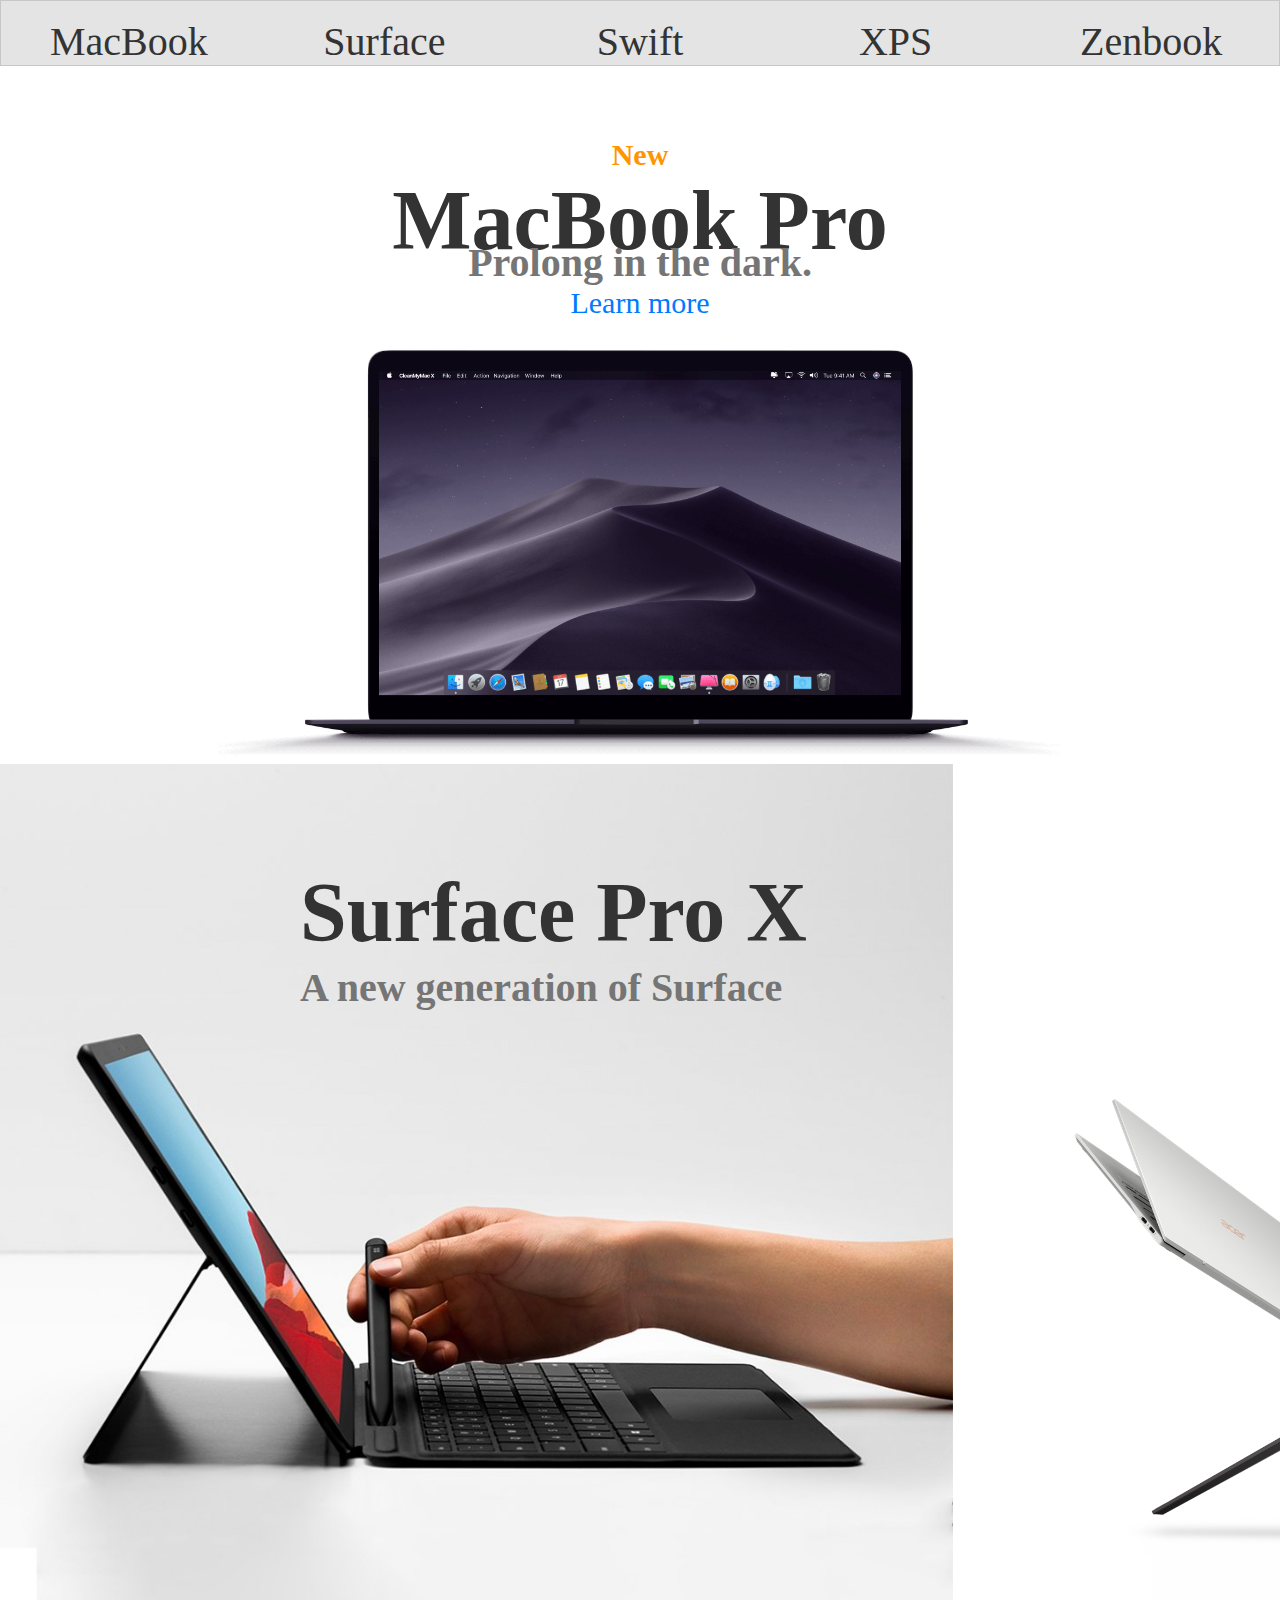
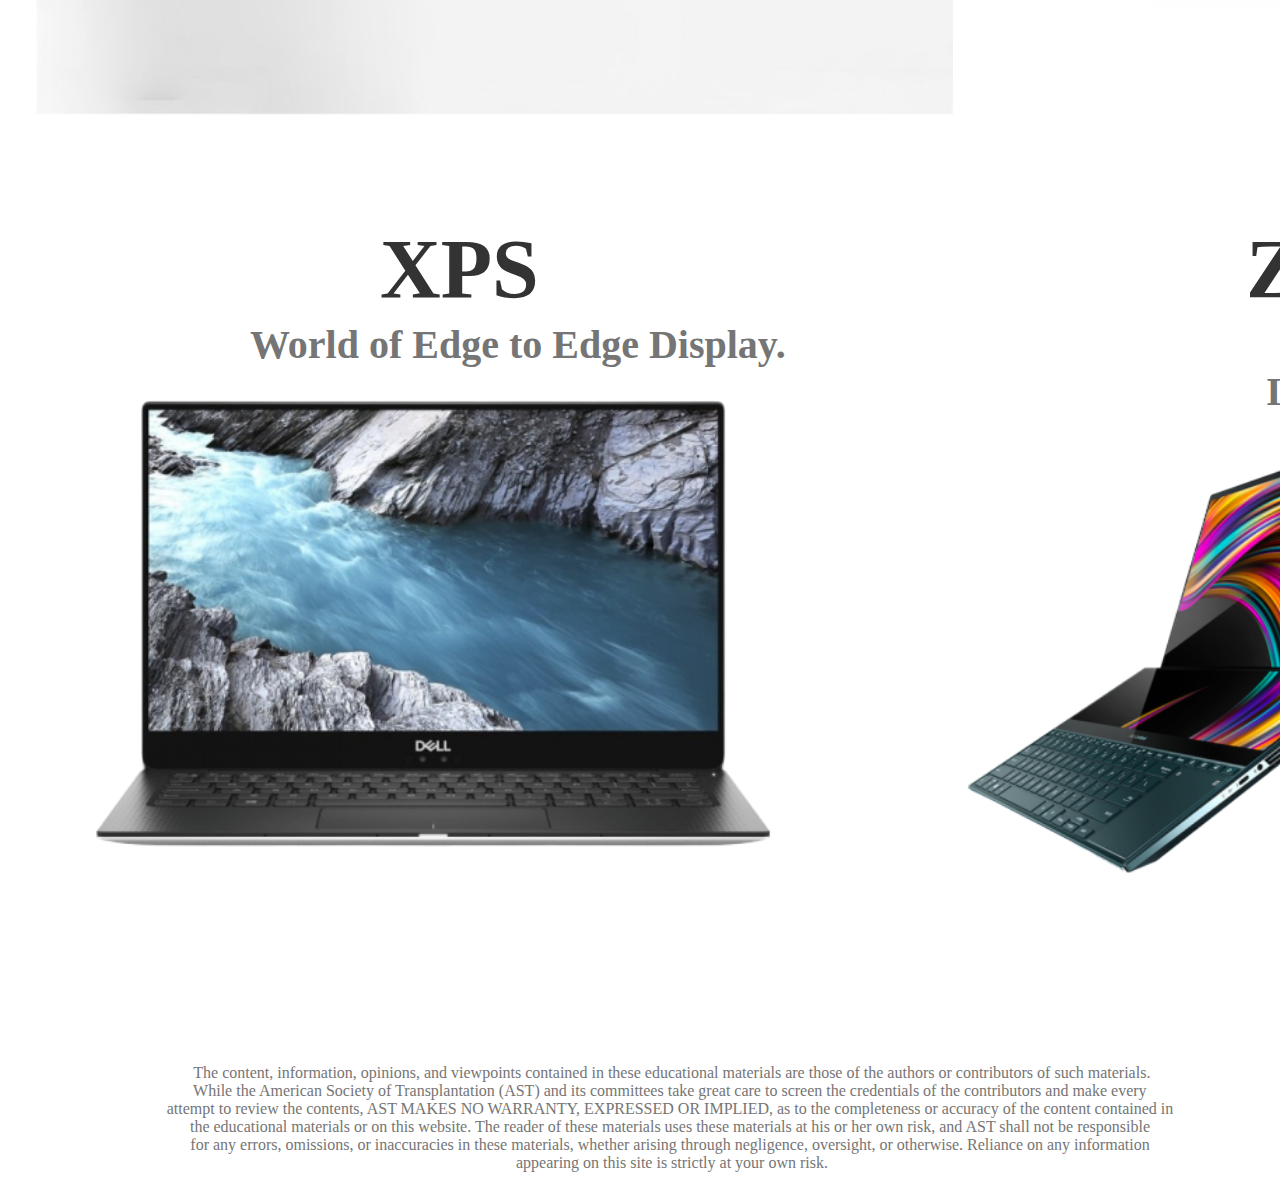
<file: index.html>
<!DOCTYPE html>
<html lang="en">
<head>
    <meta charset="UTF-8">
    <meta name="viewport" content="width=device-width, initial-scale=1.0">
    <link rel="stylesheet" href="css/style.css">
    <title>Landing</title>
</head>
<body>
    <header > 
        <nav>
            <div class="container">
                <ul class="menu">
                    <li ><a href="#Mac">MacBook</a></li>
                    <li ><a href="#Sur-SW">Surface</a></li>
                    <li ><a href="#Sur-SW">Swift</a></li>
                    <li ><a href="#XPS-ZEN">XPS</a></li>
                    <li ><a href="#XPS-ZEN">Zenbook</a></li>
                </ul>
            </div>
        </nav>
    </header>
    <!-- header_menu -->
    <section class="content" >
        <div class="container">
            <div class="content-Mac" id="Mac">
                <p>New</p>
                <h1>MacBook Pro</h1>
                <p>Prolong in the dark.</p>
                <a href="Macbook_Pro.html">
                    Learn more
                </a>
                <div class="content-img-mac">
                    <a href="Macbook_Pro.html">
                        <img src="img/mac_header.png" alt="" >
                    </a>
                </div>
            <!-- Mac -->
            </div>
          
            <!--    ...............................................................          -->
            
            <div class="content-Sur-Sw" id="Sur-SW">
                <div class="content-sur" >
                    <a href="Surface_ProX.html">
                        <h1>Surface Pro X</h1>
                        <p>A new generation of Surface</p>
                        <img src="img/Surface_Home.png" alt="">
                    </a>
                </div>
                <!-- Surface -->
                
                <div class="content-Sw" >
                    <a href="Swift7.html">
                        <h1>Swift 7</h1>
                        <p>Light and Powerful</p>
                        <img src="img/Swift_home.png" alt="">
                    </a>
                </div>
                <!-- Swift -->
            
            </div>
            <!-- Content_Medium -->

            <!--    ...............................................................          -->
            
            
            <div class="content-xps-zen" id="XPS-ZEN">
                <div class="content-xps">
                    <a href="XPS_13.html">
                        <h1>XPS</h1>
                        <p>World of Edge to Edge Display.</p>
                        <img src="img/xps.png" alt="">
                    </a>
                </div>
                <!-- XPS -->
    
                <div class="content-zen">
                    <a href="Zenbook_Pro.html">
                        <h1>ZenBook Pro</h1>
                        <p>Extend the Imagination.</p>
                        <img src="img/zen.png" alt="">
                    </a>
                </div>
                <!-- Zen -->    
            </div>
                <!-- Content_Fin -->  
        </div>
        
    </section>
     
    <!--    ...............................................................          -->
    
    <footer>
        <div class="container">
            <pre>
                The content, information, opinions, and viewpoints contained in these educational materials are those of the authors or contributors of such materials.
                While the American Society of Transplantation (AST) and its committees take great care to screen the credentials of the contributors and make every 
                attempt to review the contents, AST MAKES NO WARRANTY, EXPRESSED OR IMPLIED, as to the completeness or accuracy of the content contained in 
                the educational materials or on this website. The reader of these materials uses these materials at his or her own risk, and AST shall not be responsible 
                for any errors, omissions, or inaccuracies in these materials, whether arising through negligence, oversight, or otherwise. Reliance on any information 
                appearing on this site is strictly at your own risk.
            </pre>
        </div>

    </footer>







</body>
</html>
</file>
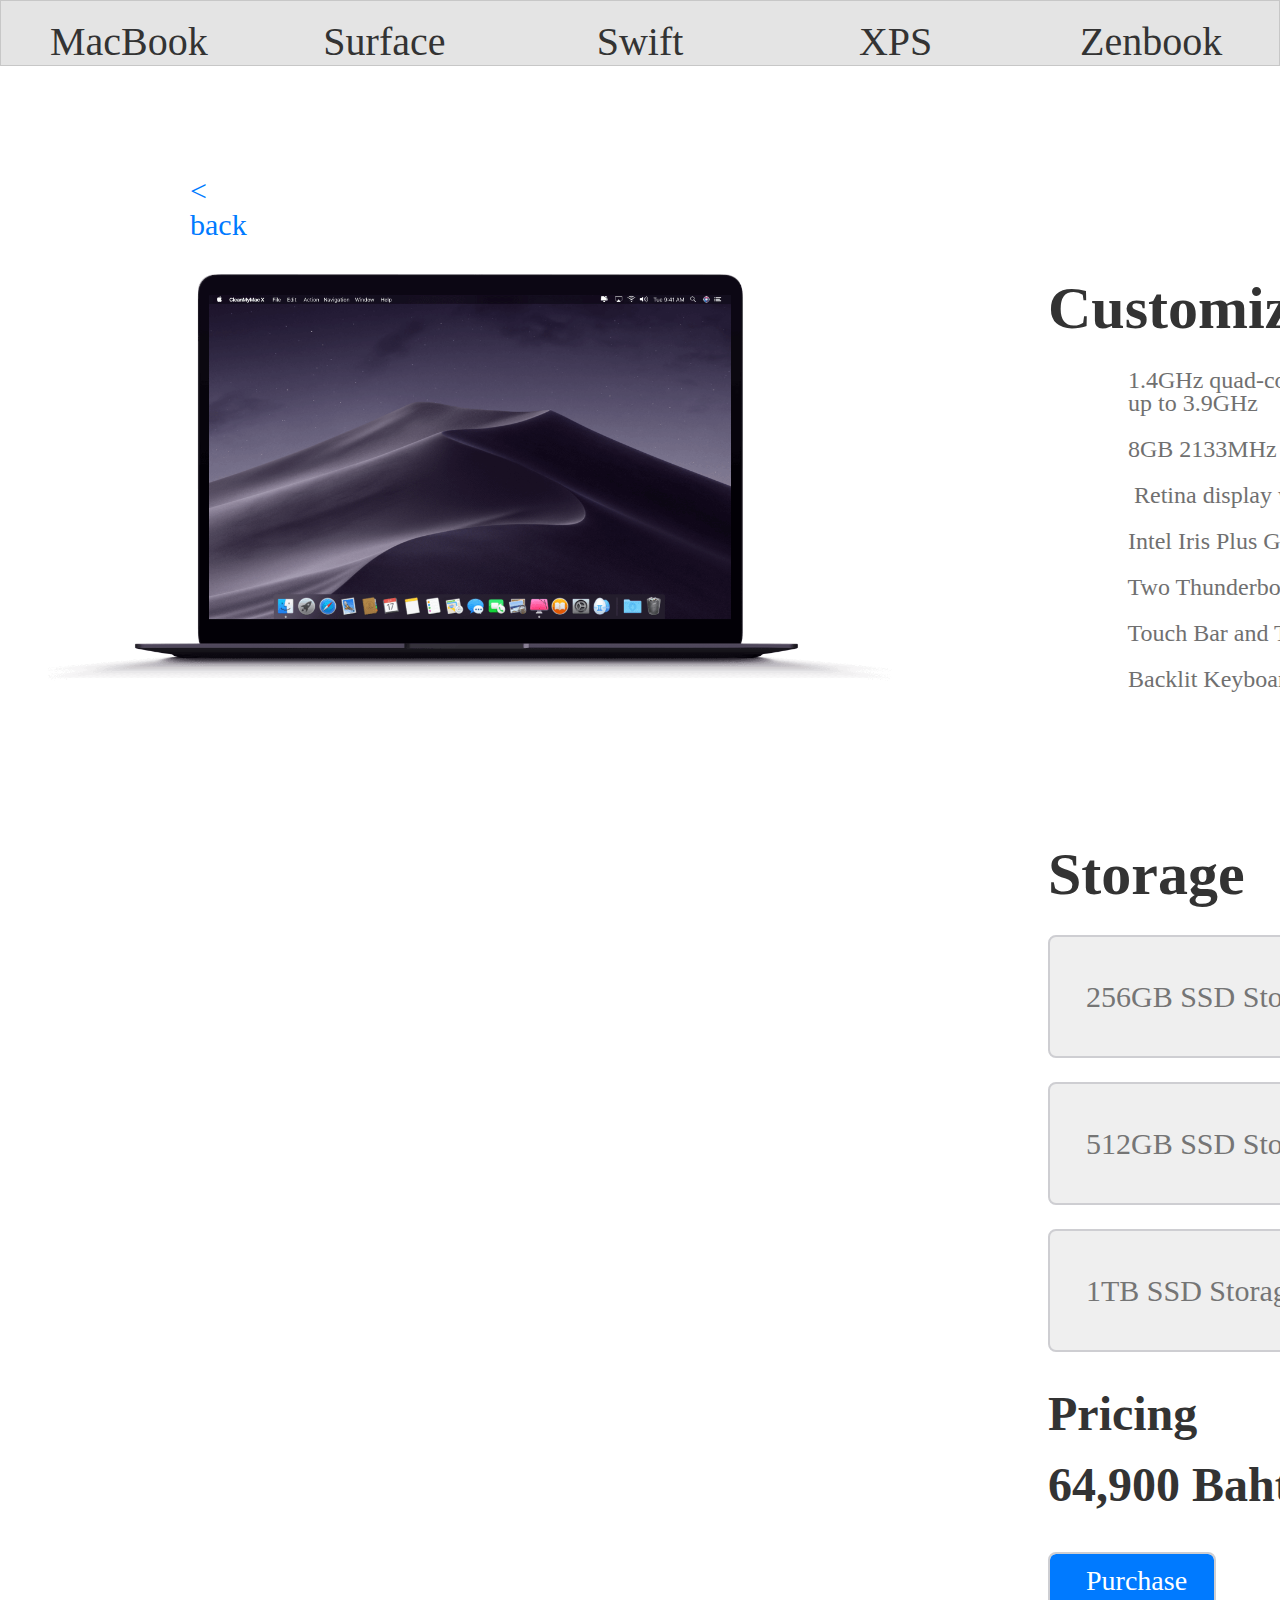
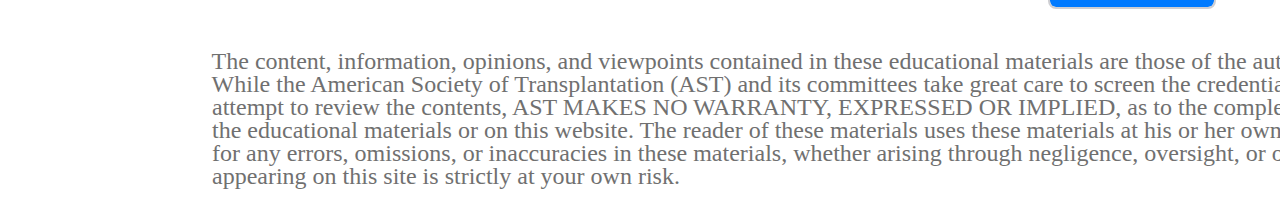
<file: Macbook_Pro.html>
<!DOCTYPE html>
<html lang="en">
<head>
    <meta charset="UTF-8">
    <meta name="viewport" content="width=device-width, initial-scale=1.0">
    <link rel="stylesheet" href="css/style.css">
    <link rel="stylesheet" href="css/style_inside.css">
    <title>MacBook Pro</title>
</head>
<body>
    <header>
        <nav>
            <div class="container">
                <ul class="menu">
                    <li ><a href="Macbook_Pro.html">MacBook</a></li>
                    <li ><a href="Surface_ProX.html">Surface</a></li>
                    <li ><a href="Swift7.html">Swift</a></li>
                    <li ><a href="XPS_13.html">XPS</a></li>
                    <li ><a href="Zenbook_Pro.html">Zenbook</a></li>
                </ul>
            </div>
        </nav>
    </header>
    <!-- Header -->
    
    <section class="content">
        <div class="container">  
            <div class="content-left">
                <a href="index.html"> < back </a>
                <img src="img/Mac_page.png" alt="MacBook" style="height: 407px; width: 844px;">               
            </div>
        
            <!-- Img -->
  
  
    
            <div class="content-right">
                <h1>Customize your MacBook Pro</h1>
                    <pre>
                        1.4GHz quad‑core 8th‑generation Intel Core i5 processor, Turbo Boost 
                        up to 3.9GHz 
                
                        8GB 2133MHz LPDDR3 memory 
                
                         Retina display with True Tone 
                
                        Intel Iris Plus Graphics 645 
                
                        Two Thunderbolt 3 ports 
                
                        Touch Bar and Touch ID 
                
                        Backlit Keyboard - US English
                    </pre>
            </div> <!-- content -->
    
            <div class="content-selection"style="margin-top:400px;">
                <h1>Storage</h1>
                <button class="selection">
                    <div class="input">256GB SSD Storage</div>
                </button>

                <button class="selection">
                    <div class="input">512GB SSD Storage</div>
                </button>

                <button class="selection">
                    <div class="input">1TB SSD Storage</div>
                </button>
            </div> <!-- Selection spec -->
       

            <div class="content-price">
            
                <h1>Pricing</h1>
                <h1>64,900 Baht</h1>
                <a href="Fin_Buy.html"Fin_Buy.html"">
                    <button class="selection">
                        <div class="input">Purchase</div>
                    </button>
                </a>
            </div> 
        
        </div>

    </section>
    
    <footer class="inside">
        <div class="container">
            <pre>
                The content, information, opinions, and viewpoints contained in these educational materials are those of the authors or contributors of such materials.
                While the American Society of Transplantation (AST) and its committees take great care to screen the credentials of the contributors and make every 
                attempt to review the contents, AST MAKES NO WARRANTY, EXPRESSED OR IMPLIED, as to the completeness or accuracy of the content contained in 
                the educational materials or on this website. The reader of these materials uses these materials at his or her own risk, and AST shall not be responsible 
                for any errors, omissions, or inaccuracies in these materials, whether arising through negligence, oversight, or otherwise. Reliance on any information 
                appearing on this site is strictly at your own risk.
            </pre>
        </div>

    </footer>

</body>
</html>
</file>
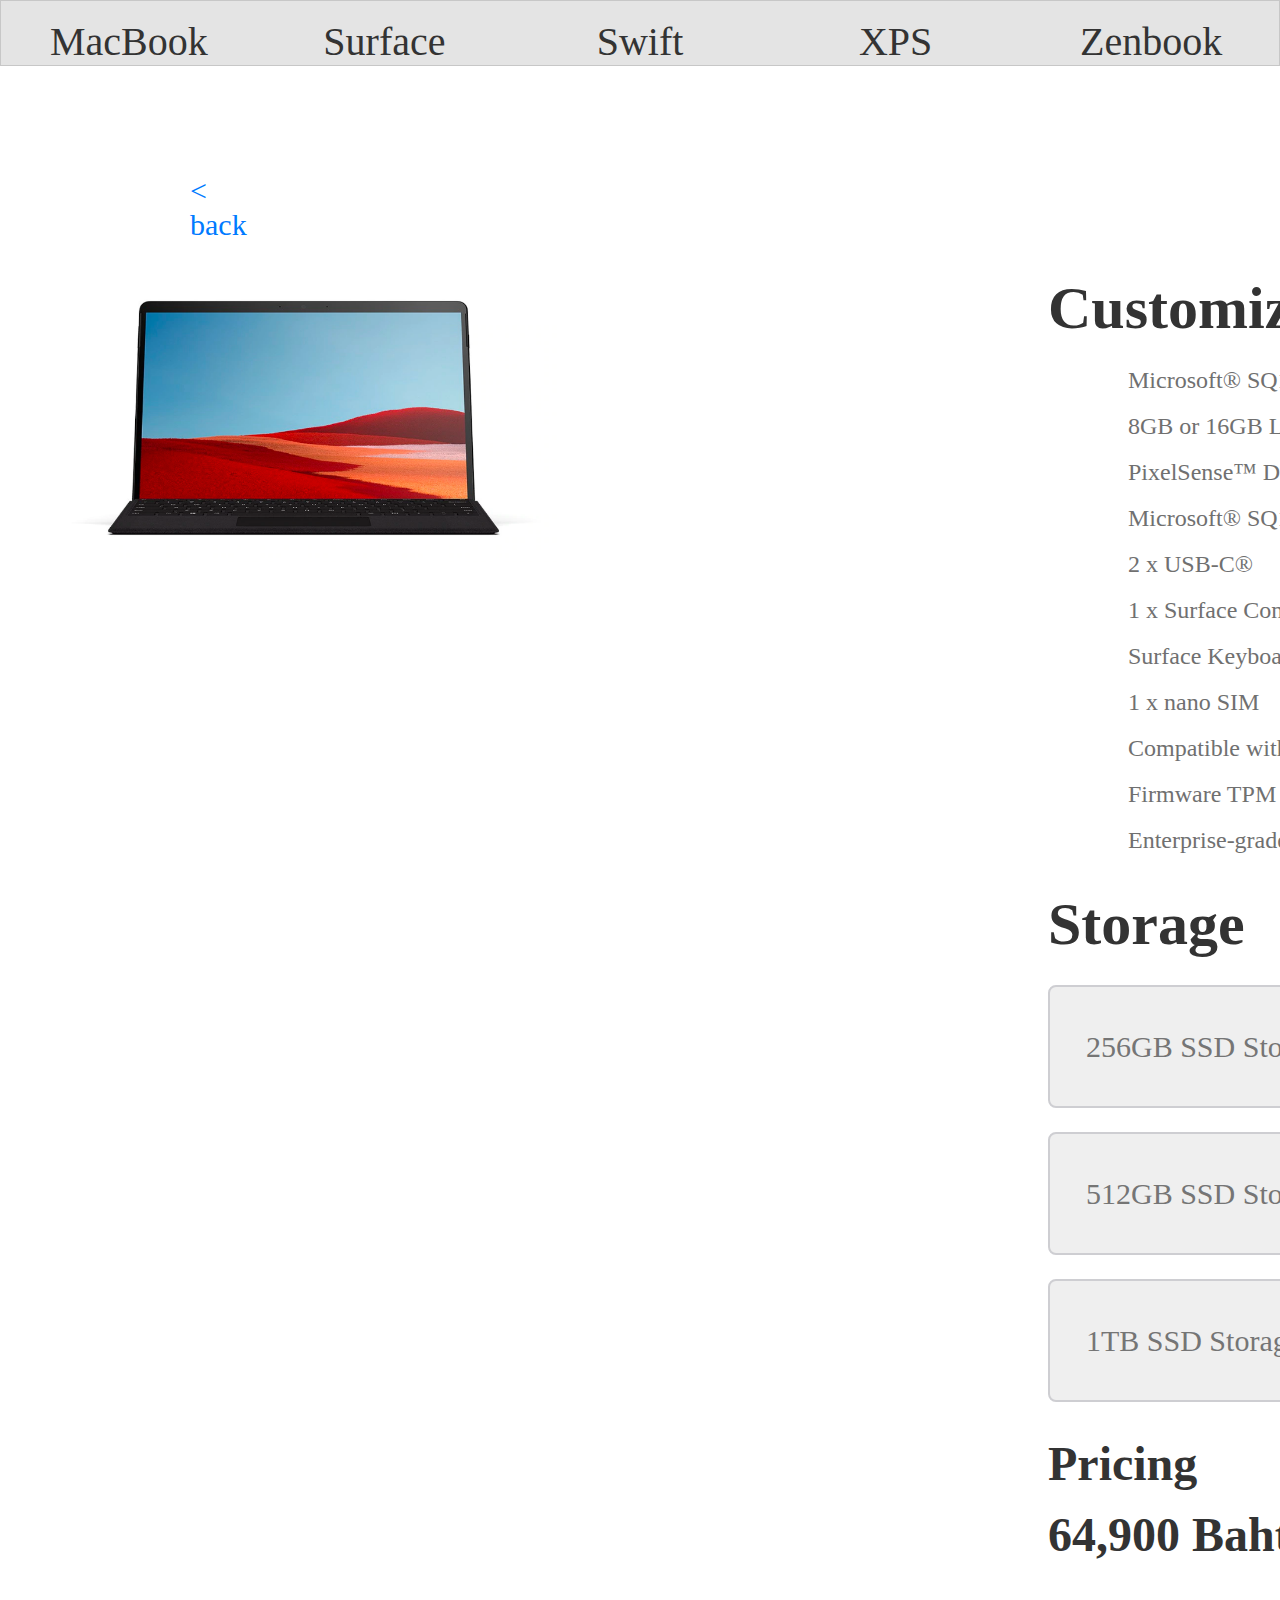
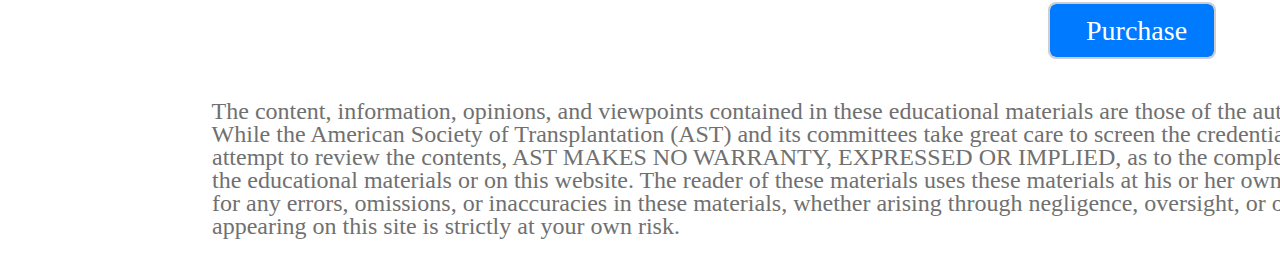
<file: Surface_ProX.html>
<!DOCTYPE html>
<html lang="en">
<head>
    <meta charset="UTF-8">
    <meta name="viewport" content="width=device-width, initial-scale=1.0">
    <link rel="stylesheet" href="css/style.css">
    <link rel="stylesheet" href="css/style_inside.css">
    <title>Surface Pro X</title>
</head>
<body>
    <header>
        <nav>
            <div class="container">
                <ul class="menu">
                    <li ><a href="Macbook_Pro.html">MacBook</a></li>
                    <li ><a href="Surface_ProX.html">Surface</a></li>
                    <li ><a href="Swift7.html">Swift</a></li>
                    <li ><a href="XPS_13.html">XPS</a></li>
                    <li ><a href="Zenbook_Pro.html">Zenbook</a></li>
                </ul>
            </div>
        </nav>
    </header>
    <!-- Header -->
    
    <section class="content">
        <div class="container">  
            <div class="content-left">
                <a href="index.html"> < back </a>
                <img src="img/surface.png" alt="MacBook">               
            </div>
        
            <!-- Img -->
  
  
    
            <div class="content-right">
                <h1>Customize your Surface Pro X</h1>
                    <pre>
                        Microsoft® SQ1™ 
                        
                        8GB or 16GB LPDDR4x RAM 
                        
                        PixelSense™ Display 
                        
                        Microsoft® SQ1™ Adreno™ 685 GPU 
                        
                        2 x USB-C® 
                        
                        1 x Surface Connect port 
                        
                        Surface Keyboard connector port 
                        
                        1 x nano SIM 
                        
                        Compatible with Surface Dial off-screen interaction* 
                        
                        Firmware TPM 
                        
                        Enterprise-grade protection with Windows Hello face sign-inBacklit
                    </pre>
            </div> <!-- content -->
    
            <div class="content-selection"style="margin-top: 450px;"">
                <h1>Storage</h1>
                <button class="selection">
                    <div class="input">256GB SSD Storage</div>
                </button>

                <button class="selection">
                    <div class="input">512GB SSD Storage</div>
                </button>

                <button class="selection">
                    <div class="input">1TB SSD Storage</div>
                </button>
            </div> <!-- Selection spec -->
       

            <div class="content-price">
            
                <h1>Pricing</h1>
                <h1>64,900 Baht</h1>
                <a href="Fin_Buy.html"Fin_Buy.html"">
                    <button class="selection">
                        <div class="input">Purchase</div>
                    </button>
                </a>

            </div> 
        
        </div>

    </section>
    
    <footer class="inside">
        <div class="container">
            <pre>
                The content, information, opinions, and viewpoints contained in these educational materials are those of the authors or contributors of such materials.
                While the American Society of Transplantation (AST) and its committees take great care to screen the credentials of the contributors and make every 
                attempt to review the contents, AST MAKES NO WARRANTY, EXPRESSED OR IMPLIED, as to the completeness or accuracy of the content contained in 
                the educational materials or on this website. The reader of these materials uses these materials at his or her own risk, and AST shall not be responsible 
                for any errors, omissions, or inaccuracies in these materials, whether arising through negligence, oversight, or otherwise. Reliance on any information 
                appearing on this site is strictly at your own risk.
            </pre>
        </div>

    </footer>

</body>
</html>
</file>
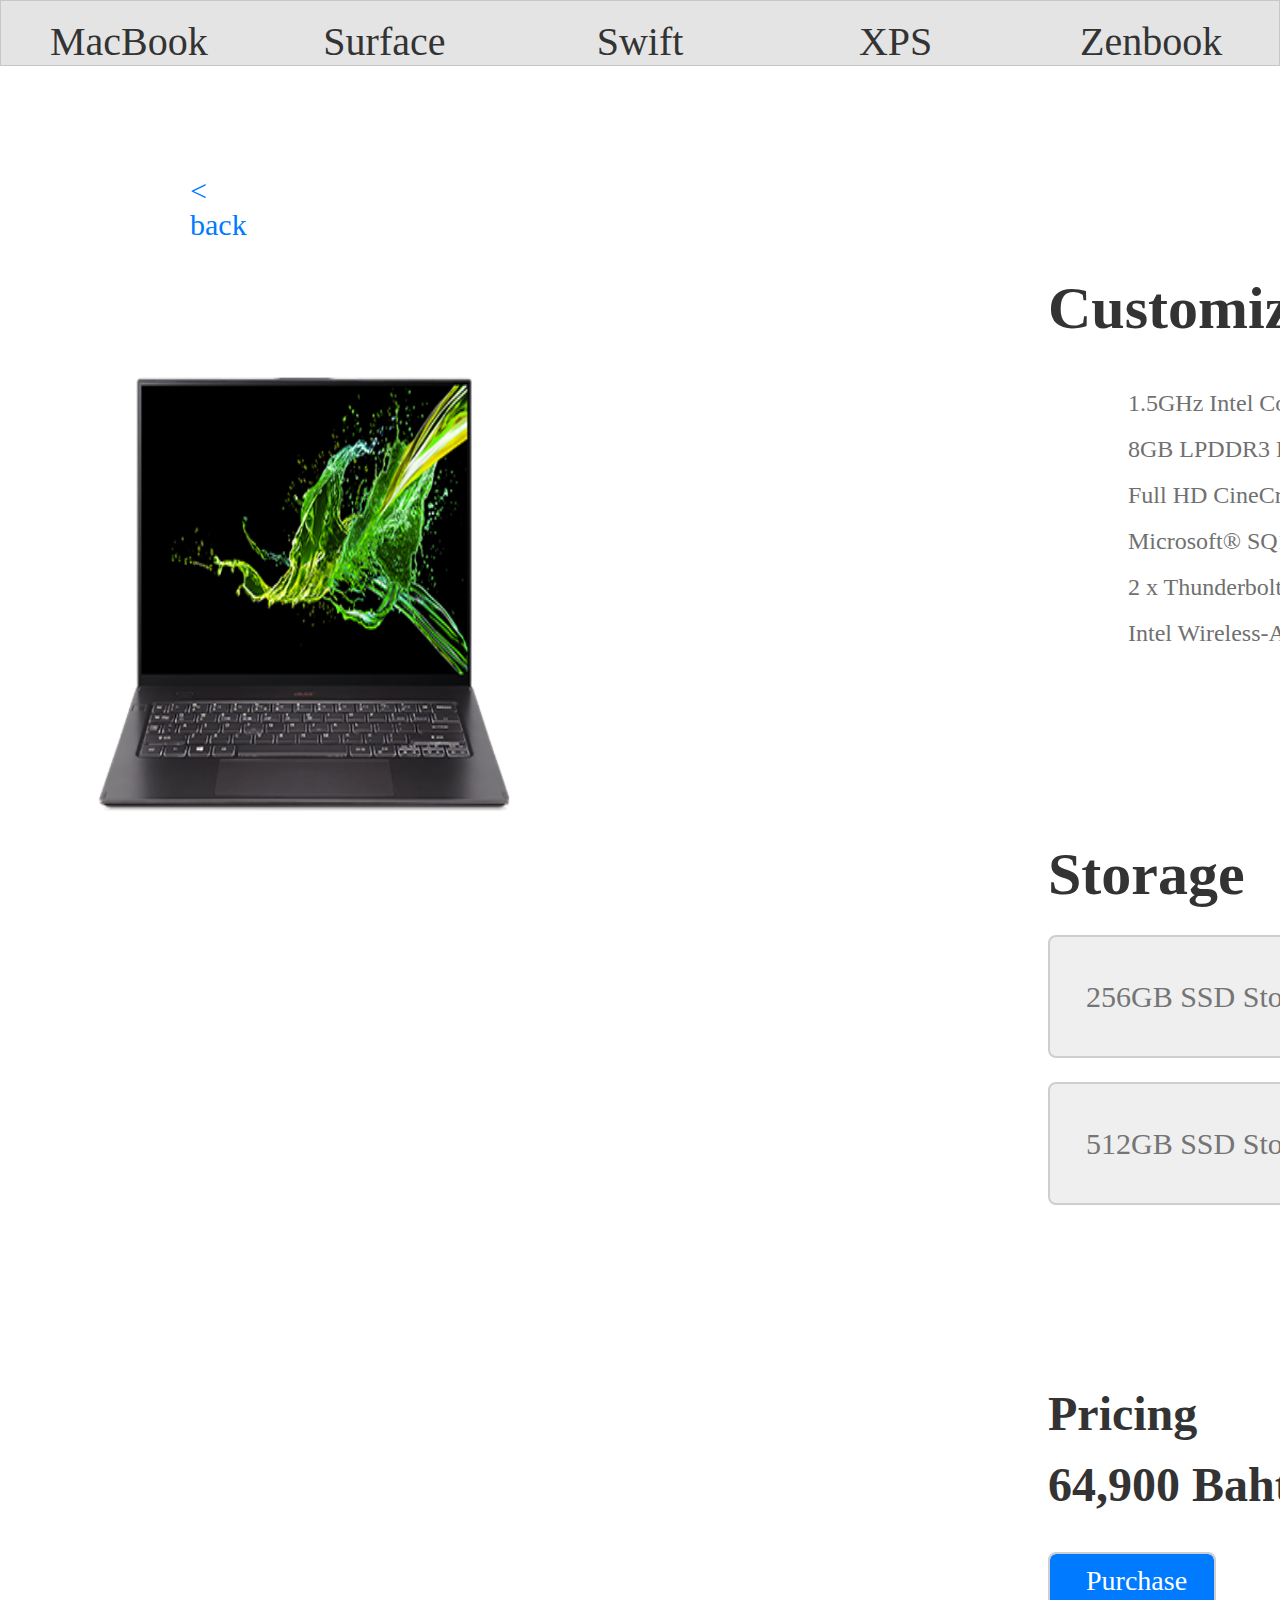
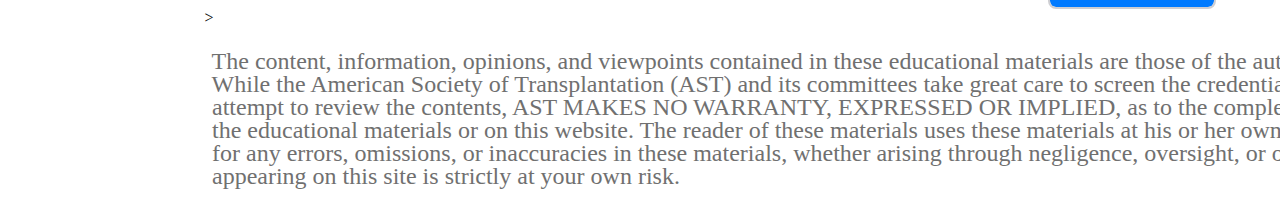
<file: Swift7.html>
<!DOCTYPE html>
<html lang="en">
<head>
    <meta charset="UTF-8">
    <meta name="viewport" content="width=device-width, initial-scale=1.0">
    <link rel="stylesheet" href="css/style.css">
    <link rel="stylesheet" href="css/style_inside.css">
    <title>Swift 7</title>
</head>
<body>
    <header>
        <nav>
            <div class="container">
                <ul class="menu">
                    <li ><a href="Macbook_Pro.html">MacBook</a></li>
                    <li ><a href="Surface_ProX.html">Surface</a></li>
                    <li ><a href="Swift7.html">Swift</a></li>
                    <li ><a href="XPS_13.html">XPS</a></li>
                    <li ><a href="Zenbook_Pro.html">Zenbook</a></li>
                </ul>
            </div>
        </nav>
    </header>
    <!-- Header -->
    
    <section class="content">
        <div class="container">  
            <div class="content-left">
                <a href="index.html"> < back </a>
                <img src="img/Swift7.png" alt="MacBook" style="height: 635px;">               
            </div>
        
            <!-- Img -->
  
  
    
            <div class="content-right">
                <h1>Customize your Acer Swift 7</h1>
                    <pre > 
                        1.5GHz Intel Core i7-8500Y (dual-core, 4MB cache, up to 4.2GHz) 
                        
                        8GB LPDDR3 RAM 
                        
                        Full HD CineCrystal IPS touch display 
                        
                        Microsoft® SQ1™ Adreno™ 685 GPU 
                        
                        2 x Thunderbolt 3 (USB-C), headset jack 
                        
                        Intel Wireless-AC 9260 802.11ac Wi-Fi, Bluetooth
                    </pre>
            </div> <!-- content -->
    
            <div class="content-selection"style="margin-top:400px;">
                <h1>Storage</h1>
                <button class="selection">
                    <div class="input">256GB SSD Storage</div>
                </button>

                <button class="selection">
                    <div class="input">512GB SSD Storage</div>
                </button>

                <!-- <button class="selection">
                    <div class="input">1TB SSD Storage</div>
                </button> -->
            </div> <!-- Selection spec -->
       

            <div class="content-price">
            
                <h1>Pricing</h1>
                <h1>64,900 Baht</h1>
                <a href="Fin_Buy.html"Fin_Buy.html"">
                    <button class="selection">
                        <div class="input">Purchase</div>
                    </button>
                </a>>

            </div> 
        
        </div>

    </section>
    
    <footer class="inside">
        <div class="container">
            <pre>
                The content, information, opinions, and viewpoints contained in these educational materials are those of the authors or contributors of such materials.
                While the American Society of Transplantation (AST) and its committees take great care to screen the credentials of the contributors and make every 
                attempt to review the contents, AST MAKES NO WARRANTY, EXPRESSED OR IMPLIED, as to the completeness or accuracy of the content contained in 
                the educational materials or on this website. The reader of these materials uses these materials at his or her own risk, and AST shall not be responsible 
                for any errors, omissions, or inaccuracies in these materials, whether arising through negligence, oversight, or otherwise. Reliance on any information 
                appearing on this site is strictly at your own risk.
            </pre>
        </div>

    </footer>

</body>
</html>
</file>
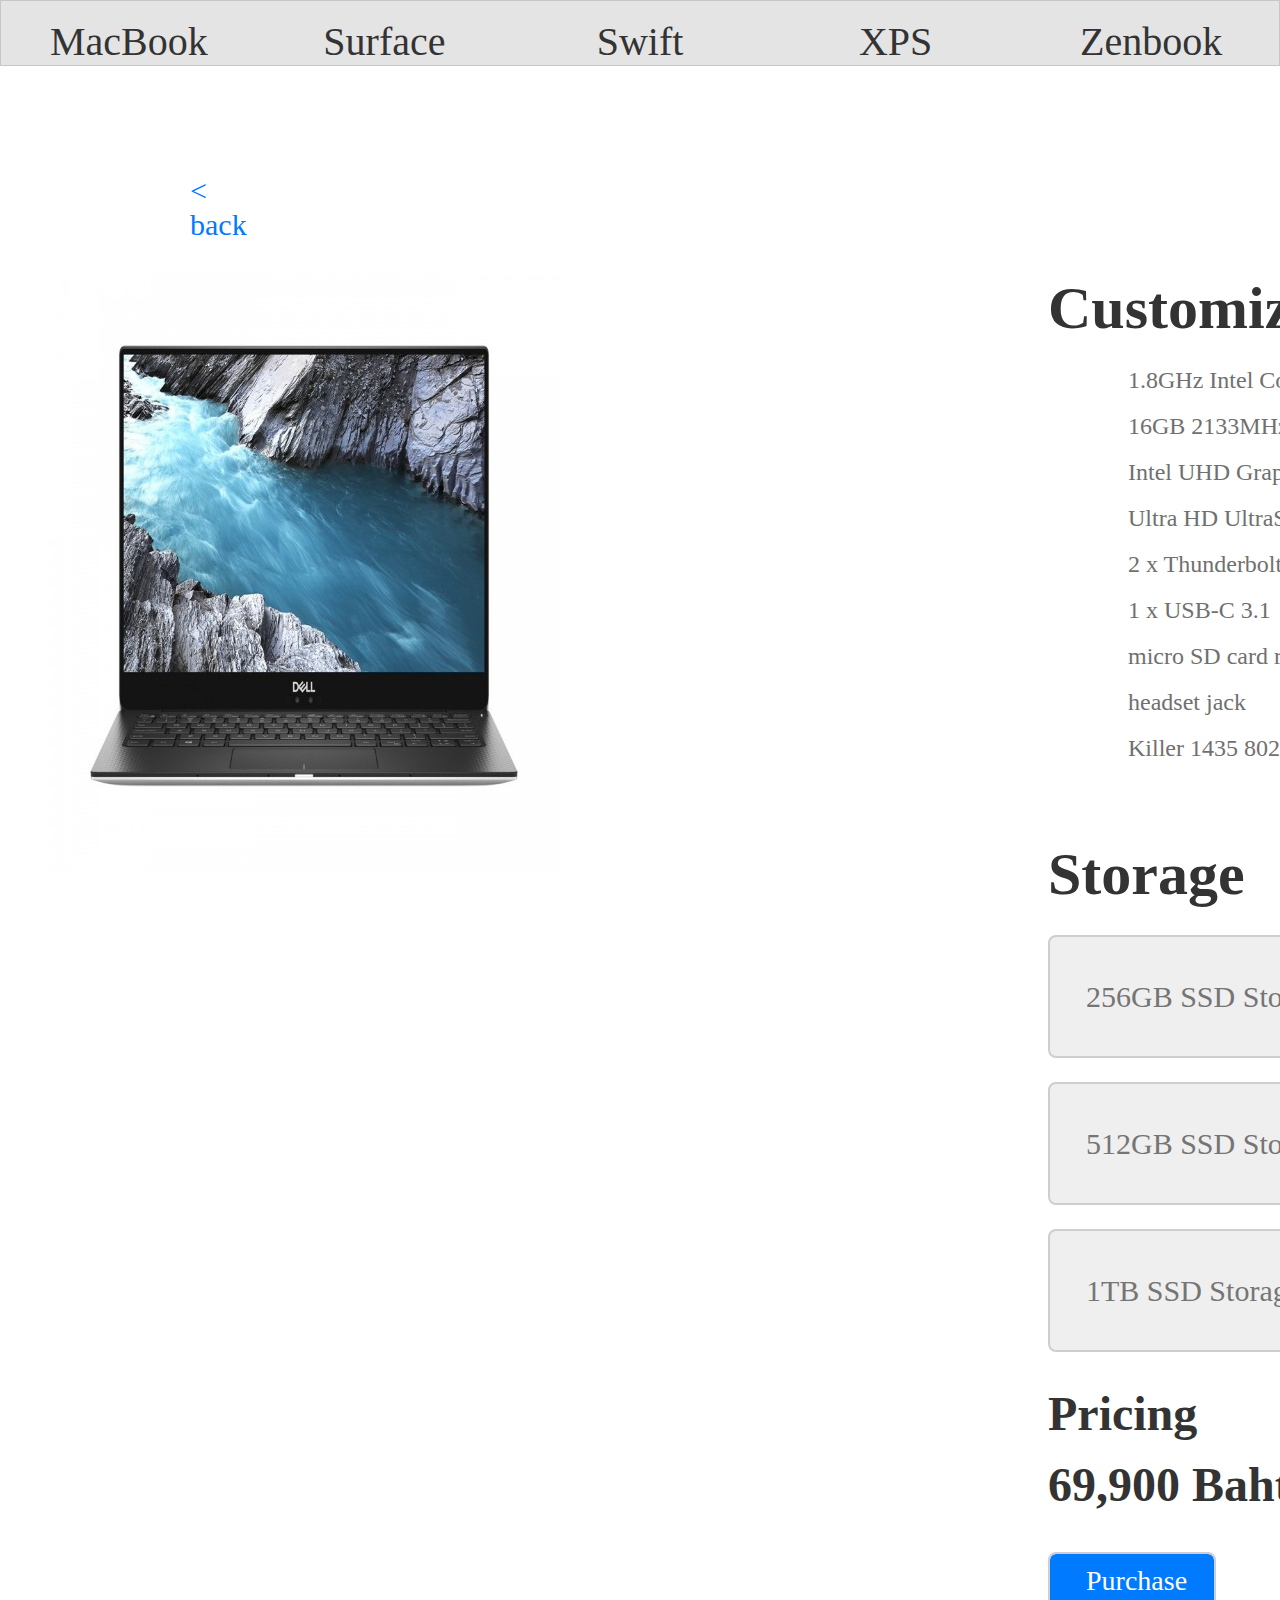
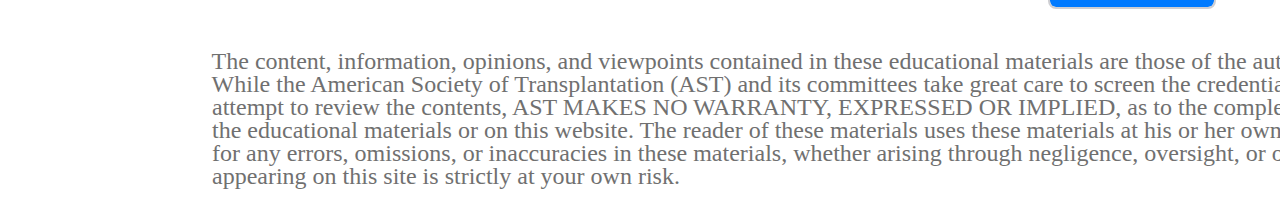
<file: XPS_13.html>
<!DOCTYPE html>
<html lang="en">
<head>
    <meta charset="UTF-8">
    <meta name="viewport" content="width=device-width, initial-scale=1.0">
    <link rel="stylesheet" href="css/style.css">
    <link rel="stylesheet" href="css/style_inside.css">
    <title>XPS</title>
</head>
<body>
    <header>
        <nav>
            <div class="container">
                <ul class="menu">
                    <li ><a href="Macbook_Pro.html">MacBook</a></li>
                    <li ><a href="Surface_ProX.html">Surface</a></li>
                    <li ><a href="Swift7.html">Swift</a></li>
                    <li ><a href="XPS_13.html">XPS</a></li>
                    <li ><a href="Zenbook_Pro.html">Zenbook</a></li>
                </ul>
            </div>
        </nav>
    </header>
    <!-- Header -->
    
    <section class="content">
        <div class="container">  
            <div class="content-left">
                <a href="index.html"> < back </a>
                <img src="img/xps_page.png" alt="xps"style="height: 600px;"">               
            </div>
        
            <!-- Img -->
  
  
    
            <div class="content-right">
                <h1>Customize your XPS 13</h1>
                    <pre>
                        1.8GHz Intel Core i7-8565U (quad-core, 8MB cache, up to 4.6GHz) 
                        
                        16GB 2133MHz DDR3 memory RAM 
                       
                        Intel UHD Graphics 620 
                    
                        Ultra HD UltraSharp InfinityEdge touch display 

                        2 x Thunderbolt 3 (USB-C) 
                   
                        1 x USB-C 3.1 
                   
                        micro SD card reader 
                    
                        headset jack 
                   
                        Killer 1435 802.11ac Wi-Fi
                    </pre>
            </div> <!-- content -->
    
            <div class="content-selection"style="margin-top:400px;">
                <h1>Storage</h1>
                <button class="selection">
                    <div class="input">256GB SSD Storage</div>
                </button>

                <button class="selection">
                    <div class="input">512GB SSD Storage</div>
                </button>

                <button class="selection">
                    <div class="input">1TB SSD Storage</div>
                </button>
            </div> <!-- Selection spec -->
       

            <div class="content-price">
            
                <h1>Pricing</h1>
                <h1>69,900 Baht</h1>
                <a href="Fin_Buy.html"Fin_Buy.html"">
                    <button class="selection">
                        <div class="input">Purchase</div>
                    </button>
                </a>

            </div> 
        
        </div>

    </section>
    
    <footer class="inside">
        <div class="container">
            <pre>
                The content, information, opinions, and viewpoints contained in these educational materials are those of the authors or contributors of such materials.
                While the American Society of Transplantation (AST) and its committees take great care to screen the credentials of the contributors and make every 
                attempt to review the contents, AST MAKES NO WARRANTY, EXPRESSED OR IMPLIED, as to the completeness or accuracy of the content contained in 
                the educational materials or on this website. The reader of these materials uses these materials at his or her own risk, and AST shall not be responsible 
                for any errors, omissions, or inaccuracies in these materials, whether arising through negligence, oversight, or otherwise. Reliance on any information 
                appearing on this site is strictly at your own risk.
            </pre>
        </div>

    </footer>

</body>
</html>
</file>
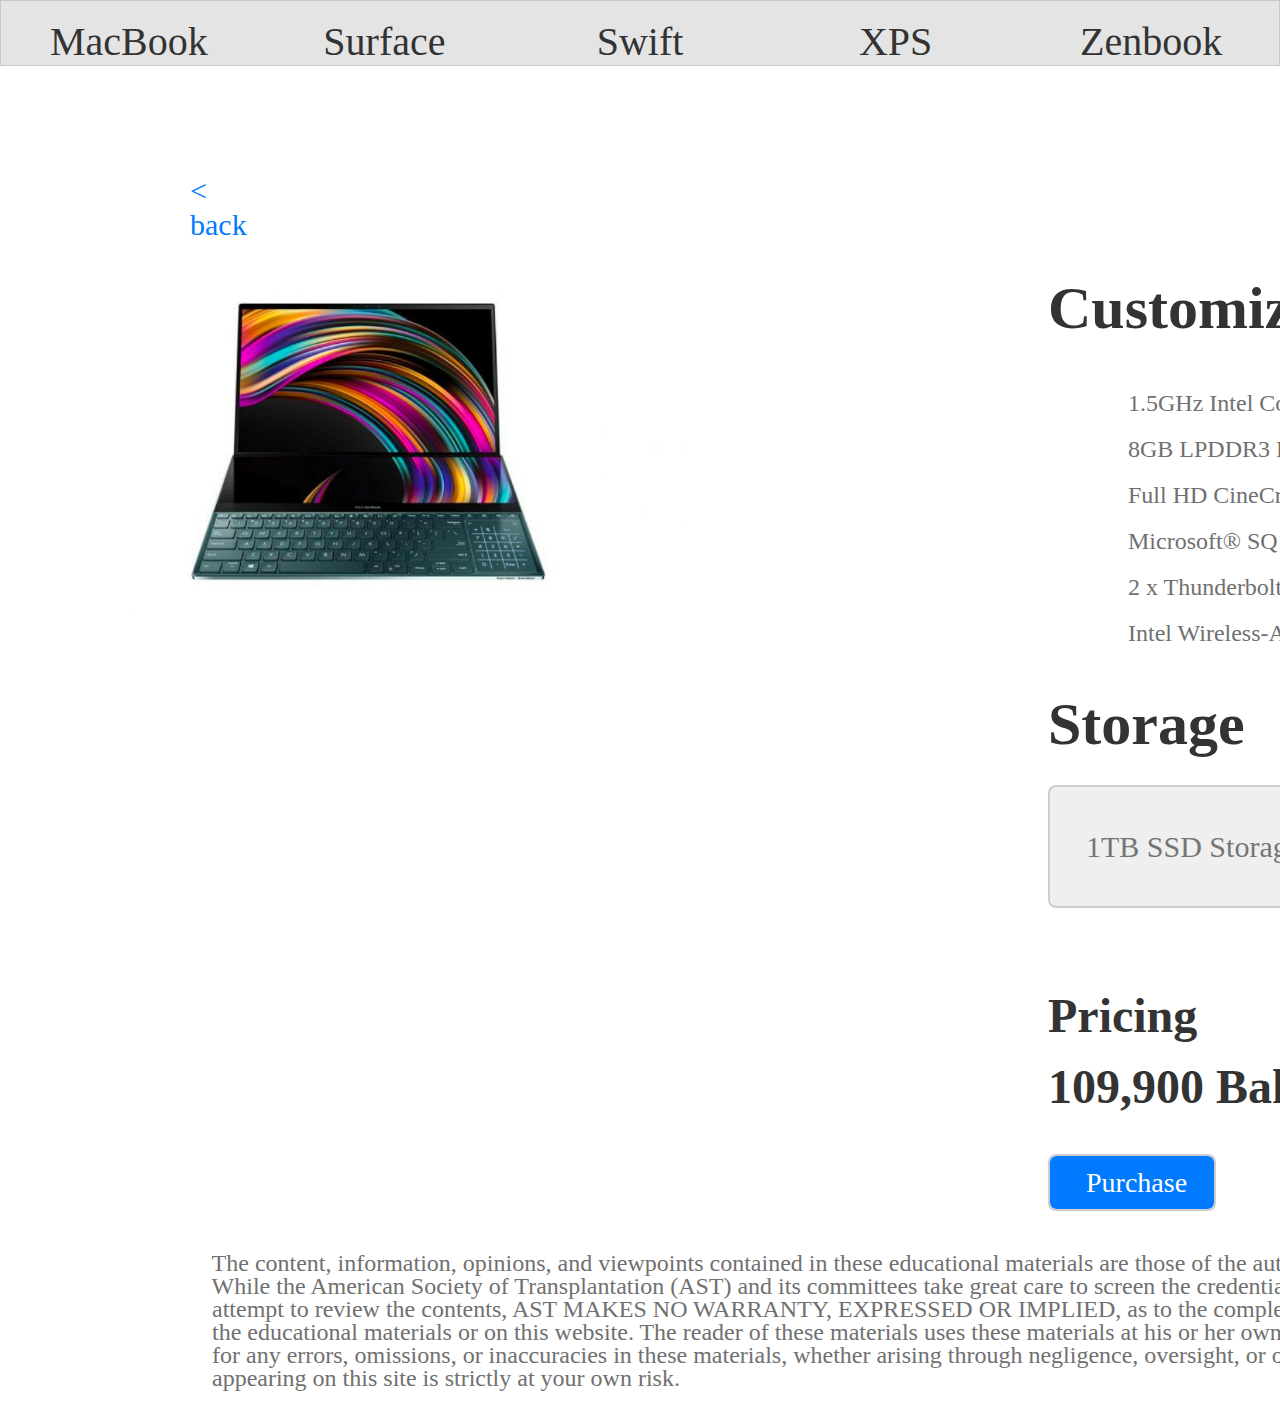
<file: Zenbook_Pro.html>
<!DOCTYPE html>
<html lang="en">
<head>
    <meta charset="UTF-8">
    <meta name="viewport" content="width=device-width, initial-scale=1.0">
    <link rel="stylesheet" href="css/style.css">
    <link rel="stylesheet" href="css/style_inside.css">
    <title>Swift 7</title>
</head>
<body>
    <header>
        <nav>
            <div class="container">
                <ul class="menu">
                    <li ><a href="Macbook_Pro.html">MacBook</a></li>
                    <li ><a href="Surface_ProX.html">Surface</a></li>
                    <li ><a href="Swift7.html">Swift</a></li>
                    <li ><a href="XPS_13.html">XPS</a></li>
                    <li ><a href="Zenbook_Pro.html">Zenbook</a></li>
                </ul>
            </div>
        </nav>
    </header>
    <!-- Header -->
    
    <section class="content">
        <div class="container">  
            <div class="content-left">
                <a href="index.html"> < back </a>
                <img src="img/Zenbook_page.png" alt="MacBook" style="max-height: 490px;width: 50%;">               
            </div>
        
            <!-- Img -->
  
  
    
            <div class="content-right">
                <h1>Customize your Acer Swift 7</h1>
                    <pre > 
                        1.5GHz Intel Core i7-8500Y (dual-core, 4MB cache, up to 4.2GHz) 
                        
                        8GB LPDDR3 RAM 
                        
                        Full HD CineCrystal IPS touch display 
                        
                        Microsoft® SQ1™ Adreno™ 685 GPU 
                        
                        2 x Thunderbolt 3 (USB-C), headset jack 
                        
                        Intel Wireless-AC 9260 802.11ac Wi-Fi, Bluetooth
                    </pre>
            </div> <!-- content -->
    
            <div class="content-selection"style="margin-top:250px;">
                <h1>Storage</h1>
                <button class="selection">
                    <div class="input">1TB SSD Storage</div>
                </button>

                <!-- <button class="selection">
                    <div class="input">512GB SSD Storage</div>
                </button> -->

                <!-- <button class="selection">
                    <div class="input">1TB SSD Storage</div>
                </button> -->
            </div> <!-- Selection spec -->
       

            <div class="content-price" style="margin-top:-200px;">
            
                <h1>Pricing</h1>
                <h1>109,900 Baht</h1>
                <a href="Fin_Buy.html"Fin_Buy.html"">
                    <button class="selection">
                        <div class="input">Purchase</div>
                    </button>
                </a>

            </div> 
        
        </div>

    </section>
    
    <footer class="inside">
        <div class="container">
            <pre>
                The content, information, opinions, and viewpoints contained in these educational materials are those of the authors or contributors of such materials.
                While the American Society of Transplantation (AST) and its committees take great care to screen the credentials of the contributors and make every 
                attempt to review the contents, AST MAKES NO WARRANTY, EXPRESSED OR IMPLIED, as to the completeness or accuracy of the content contained in 
                the educational materials or on this website. The reader of these materials uses these materials at his or her own risk, and AST shall not be responsible 
                for any errors, omissions, or inaccuracies in these materials, whether arising through negligence, oversight, or otherwise. Reliance on any information 
                appearing on this site is strictly at your own risk.
            </pre>
        </div>

    </footer>

</body>
</html>
</file>
<file: css/style.css>
*{
    margin:0;
    padding: 0;
    box-sizing: border-box;
    list-style-type: none;
    text-decoration: none;
    font-family: Roboto;
}
.container{
    max-width: 1920px;
    width: 100%;
    margin: 0 auto;
    text-align: center;
   
   
}
header{
    width: 100%;
    height: 66px;
    background: #e4e4e4 ;  
    text-align: center;
    border: 3px black;
    border: 1px solid rgb(199, 199, 199);
    backdrop-filter: blur(34px);
    
}
ul.menu{
    display: grid;
    grid-template-columns: repeat(5,1fr);
    
}
ul.menu li{
    margin-top: 17px;
    margin-bottom: 14px;

}
ul.menu li a{
    text-align: center;
    font-size: 40px;
    text-decoration: none;
    color: #333333;
    transition: .4s ease-in-out;
    padding: 5px 10px;
    
    
}
ul.menu li a:hover{
    color: aqua;
    padding: 5px 10px;
}

* h1{
    font-size: 84px;
    text-decoration: none;
    text-align: center;
    font: Medium 84px/99px Roboto;
    letter-spacing: 0;
    color: #333333;
    opacity: 1;
}
/* Section */

/* Top */
.content{
    width:100%;
    height: auto;
}
.content-Mac{
    text-align: center;
}
.content-Mac p:first-child{
    font-size: 30px;
   
    letter-spacing: 0;
    color: #FF9500;
    opacity: 1;
    margin-top: 72px;
}
.content-Mac h1{
    font-size: 84px;
    
    letter-spacing: 0;
    color: #333333;
    opacity: 1;
    margin-bottom: -30px;

}
.content-Mac p{
  
    letter-spacing: 0;
    color: #757575;
    opacity: 1;
    font-size: 40px;
    font-weight: 600;    
    margin-bottom: 0px;
}
.content-Mac a{
    text-decoration: none;
    font-size: 30px;
    color: #007AFF;
}
.content-img-mac{
    margin-top: 30px;
    width: 100%;
    height: auto;
}

/* Medium */

 .content-Sur-Sw{   /* Surface*/
    text-align: center;
    float: left;
    display: grid;
    grid-template-columns: 1fr 1fr;
}

.content-Sur-Sw .content-sur a h1{
    
    position: absolute;
    margin-top: 100px;
    margin-left: 300px;
}
.content-Sur-Sw .content-sur p{
    position: absolute;
    letter-spacing: 0;
    color: #757575;
    opacity: 1;
    font-size: 40px;
    font-weight: 600;    
    margin-top: 200px;
    margin-left: 300px;
    
}
.content-Sw{ /*Swift*/
    float: right;
    margin-top: 200px;
    
}
.content-Sur-Sw .content-Sw a h1{
    position: absolute;
    margin-top: -50px;
    margin-left: 400px;
}
.content-Sur-Sw .content-Sw p{
    position: absolute;
    letter-spacing: 0;
    color: #757575;
    opacity: 1;
    font-size: 40px;
    font-weight: 600;    
    margin-top: 50px;
    margin-left: 380px;
}

/* Content Fin */
.content-xps-zen{  
    display: grid;
    grid-template-columns: 1fr 1fr;
    text-align: center;
    float: left;
    margin-top: 200px;
}
.content-xps-zen .content-xps a h1{/* XPS */
    
    position: absolute;
    margin-top: -100px;
    margin-left: 380px;
}              
.content-xps-zen .content-xps p{
    position: absolute;
    letter-spacing: 0;
    color: #757575;
    opacity: 1;
    font-size: 40px;
    font-weight: 600;    
   
    margin-left: 250px;
}

.content-zen{ /*Zenbook*/
    float: right;
    margin-top: 150px;
    
}
.content-xps-zen .content-zen a h1{
    position: absolute;
    margin-top:  -250px;
    margin-left: 380px;
}
.content-xps-zen .content-zen a p{
    position: absolute;
    letter-spacing: 0;
    color: #757575;
    opacity: 1;
    font-size: 40px;
    font-weight: 600;    
    margin-top: -150px;
    margin-left: 400px;
}
.content-xps-zen .content-zen img{
    position: absolute;
    margin-top: -120px;
    margin-left: -200px;

}

footer{
    display: grid;
    grid-template-columns: 1fr;
    margin-top: 1900px;
  
    
}
.container pre{
    font-size: 16px;
    color:#757575;
    
    font: Light 16px/19px Roboto;
    letter-spacing: 0;
    color: #757575;
    opacity: 1;
}
</file>
<file: css/style_inside.css>
*{
    margin:0;
    padding: 0;
    box-sizing: border-box;
    list-style-type: none;
    text-decoration: none;
    font-family: Roboto;
}
.container{
    max-width: 1920px;
    width: 100%;
    margin: 0 auto;
    text-align: center;
   
   
}
/* ............................................................... */


/* left */
.container .content-left{
    text-align: left;   
    
    
}
.container .content-left a{
    display: grid;
    
    margin-left: 190px;
    margin-top: -100px; 
    font-size: 30px;
    float: left;
    letter-spacing: 0;
    color: #007AFF;
    opacity: 1;
    width: 71px;
    height: 28px;

}
.container .content-left img{
    float: left;
    margin-left: 48px;
    width: 40%;      
    height: auto ;

}
.content{
    float:left;
   
}

/* ............................................................... */


/* right */

.container h1{
    font-size:60px;
   
    font: Medium 60px/71px Roboto;
    letter-spacing: 0;
    color: #333333;
    opacity: 1;
    margin-left: 1000px;
    width: 100%;
    height: 71px;
    text-align: left;
    width: 795px;
    height: 71px;
}
.container pre{
    text-align: left;
    font-weight: 0px;
    margin-top: 24px;
    font-size: 24px;
    letter-spacing: 0px;
    line-height: 23px ;
    color: #707070;
    opacity: 1;
    width: 795px;
    height: 71px;
    margin-left: 936px;
}
.container .content-right{
    margin-top: 208px;
    margin-left: 48px;
    text-align: left;
    
}
/* ............................................................... */



/* Content-Spec */

.content-selection{
    width: 782px;
    height: 498px;
    margin-top: 700px;
    margin-left: 48px;
}
.content-selection h1{ font-size: 60px; text-align: left;}

 .selection{
    margin-left: 1000px;
    margin-top:24px;
    border: 2px solid #CECED2;
    border-radius: 8px;
    width: 782px;
    height: 123px;
}
.selection .input{
    font-size: 30px;
    color: #757575;
    text-align: left;
    margin-left: 36px;
    
}
.selection:hover{
    color:#007AFF;
    border: 2px solid #007AFF;
    border-radius: 8px;
    background: #007AFF1A 0% 0% no-repeat padding-box;
}
.selection .input:hover{
    color:#007AFF;
    
}

/* ............................................................... */


/* Content-price */

.content-price{
    margin-top: 48px;
    width: 322px;
    height: 240px;
    margin-left: 48px;
    text-align: center;
}

.content-price h1{
    font-size:48px;
}
.content-price h2{
    font-size:60px;
    width: 322px;
    height: 71px;
    text-align: center;
}
.content-price .selection{
    width: 168px;
    height: 57px;
    background: #007AFF 0% 0% no-repeat padding-box;
    border-radius: 8px;

}

.content-price .selection .input{
    text-align: left;
    color: #FFFFFF;
    letter-spacing: 0;
    font-size: 28px;
}

/* ............................................................... */
/* Footer */
footer.inside{
    text-align:left;
    margin-top: 100px;
    margin-left: -1000px;
}

/* ............................................................... */

/* Confirm Order */

.content-fin h1{
    text-align: center;
    font-size:48px;
    letter-spacing: 0;
    color: #333333;
    opacity: 1;
    margin-top: 300px;
}
.content-fin p{
    text-align:center;
    font-size: 28px;
    color: #757575;
    opacity: 1;
    margin-top: 10px;
    font: Light 28px/33px Roboto;
}
.content-fin a{
    text-align: center;
    font: Bold 28px/33px Roboto;
    letter-spacing: 0;
    color: #007AFF;
   
}
.content-fin .link{
    margin-top: 50px;
}
</file>
